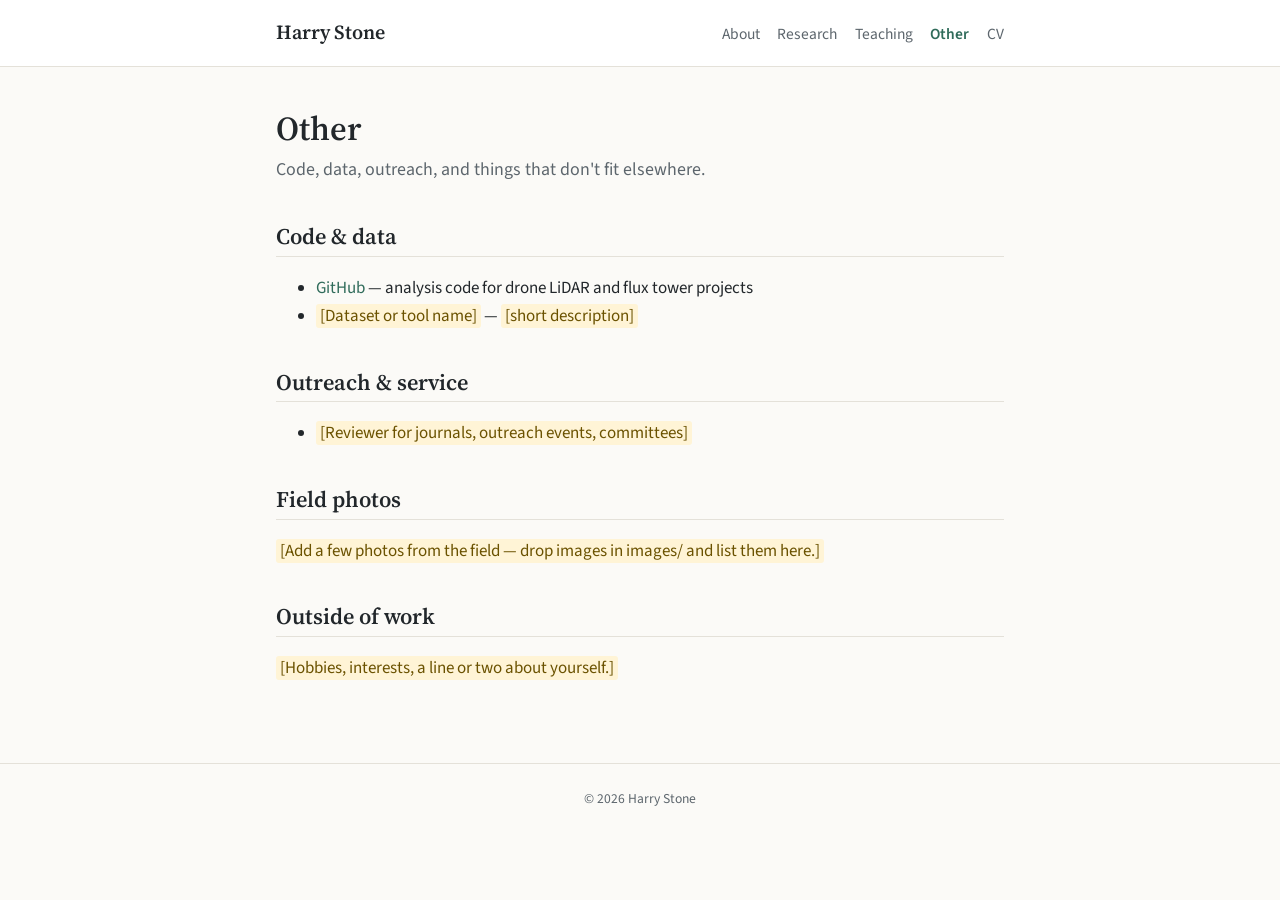
<file: other.html>
<!doctype html>
<html lang="en">
<head>
  <meta charset="utf-8">
  <meta name="viewport" content="width=device-width, initial-scale=1">
  <title>Other · Harry Stone</title>
  <link rel="preconnect" href="https://fonts.googleapis.com">
  <link rel="preconnect" href="https://fonts.gstatic.com" crossorigin>
  <link href="https://fonts.googleapis.com/css2?family=Source+Sans+3:wght@400;600&family=Source+Serif+4:wght@600&display=swap" rel="stylesheet">
  <link rel="stylesheet" href="style.css">
</head>
<body>
  <header class="site-header">
    <div class="inner">
      <a class="site-title" href="index.html">Harry Stone</a>
      <nav>
        <ul>
          <li><a href="index.html">About</a></li>
          <li><a href="research.html">Research</a></li>
          <li><a href="teaching.html">Teaching</a></li>
          <li><a href="other.html" aria-current="page">Other</a></li>
          <li><a href="cv.html">CV</a></li>
        </ul>
      </nav>
    </div>
  </header>

  <main>
    <h1>Other</h1>
    <p class="lede">Code, data, outreach, and things that don't fit elsewhere.</p>

    <h2>Code &amp; data</h2>
    <ul>
      <li><a href="https://github.com/harrystone">GitHub</a> — analysis code for drone LiDAR and flux tower projects</li>
      <li><span class="todo">[Dataset or tool name]</span> — <span class="todo">[short description]</span></li>
    </ul>

    <h2>Outreach &amp; service</h2>
    <ul>
      <li><span class="todo">[Reviewer for journals, outreach events, committees]</span></li>
    </ul>

    <h2>Field photos</h2>
    <p><span class="todo">[Add a few photos from the field — drop images in images/ and list them here.]</span></p>

    <h2>Outside of work</h2>
    <p><span class="todo">[Hobbies, interests, a line or two about yourself.]</span></p>
  </main>

  <footer>&copy; 2026 Harry Stone</footer>
</body>
</html>
</file>
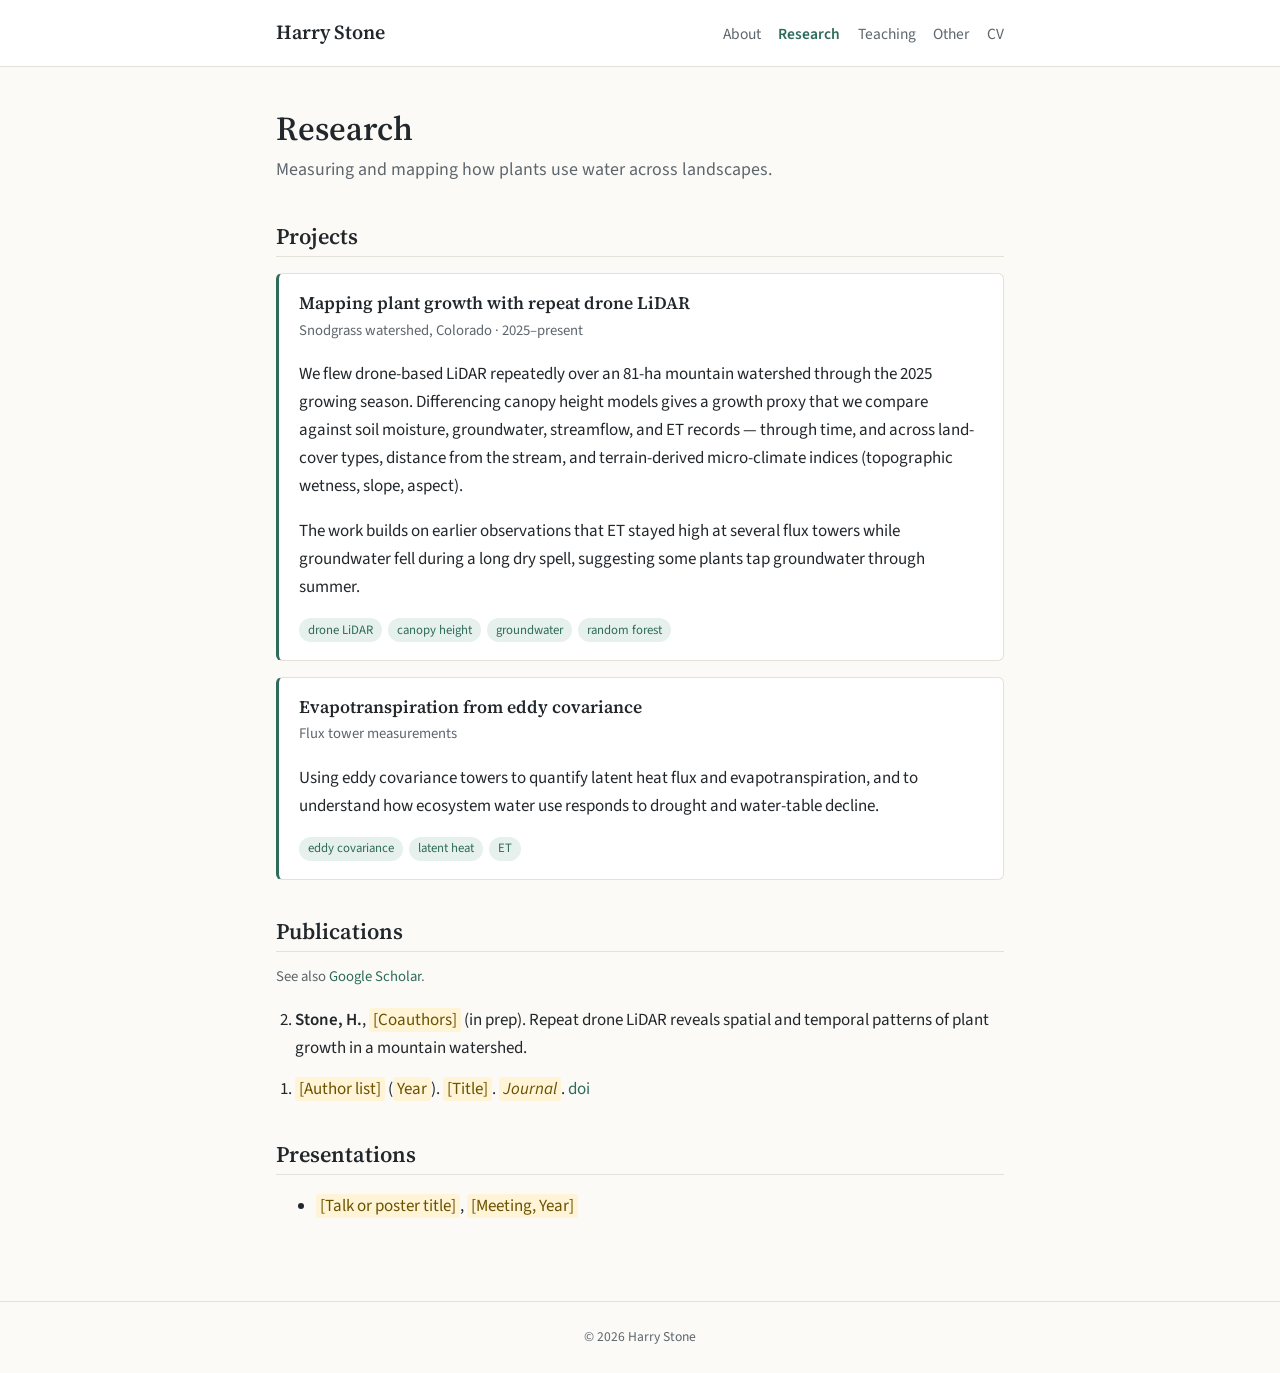
<file: research.html>
<!doctype html>
<html lang="en">
<head>
  <meta charset="utf-8">
  <meta name="viewport" content="width=device-width, initial-scale=1">
  <title>Research · Harry Stone</title>
  <link rel="preconnect" href="https://fonts.googleapis.com">
  <link rel="preconnect" href="https://fonts.gstatic.com" crossorigin>
  <link href="https://fonts.googleapis.com/css2?family=Source+Sans+3:wght@400;600&family=Source+Serif+4:wght@600&display=swap" rel="stylesheet">
  <link rel="stylesheet" href="style.css">
</head>
<body>
  <header class="site-header">
    <div class="inner">
      <a class="site-title" href="index.html">Harry Stone</a>
      <nav>
        <ul>
          <li><a href="index.html">About</a></li>
          <li><a href="research.html" aria-current="page">Research</a></li>
          <li><a href="teaching.html">Teaching</a></li>
          <li><a href="other.html">Other</a></li>
          <li><a href="cv.html">CV</a></li>
        </ul>
      </nav>
    </div>
  </header>

  <main>
    <h1>Research</h1>
    <p class="lede">Measuring and mapping how plants use water across landscapes.</p>

    <h2>Projects</h2>

    <div class="card">
      <h3>Mapping plant growth with repeat drone LiDAR</h3>
      <p class="meta">Snodgrass watershed, Colorado · 2025–present</p>
      <p>
        We flew drone-based LiDAR repeatedly over an 81-ha mountain watershed through the 2025
        growing season. Differencing canopy height models gives a growth proxy that we compare
        against soil moisture, groundwater, streamflow, and ET records — through time, and across
        land-cover types, distance from the stream, and terrain-derived micro-climate indices
        (topographic wetness, slope, aspect).
      </p>
      <p>
        The work builds on earlier observations that ET stayed high at several flux towers while
        groundwater fell during a long dry spell, suggesting some plants tap groundwater through summer.
      </p>
      <div class="tags">
        <span class="tag">drone LiDAR</span><span class="tag">canopy height</span>
        <span class="tag">groundwater</span><span class="tag">random forest</span>
      </div>
    </div>

    <div class="card">
      <h3>Evapotranspiration from eddy covariance</h3>
      <p class="meta">Flux tower measurements</p>
      <p>
        Using eddy covariance towers to quantify latent heat flux and evapotranspiration, and to
        understand how ecosystem water use responds to drought and water-table decline.
      </p>
      <div class="tags">
        <span class="tag">eddy covariance</span><span class="tag">latent heat</span><span class="tag">ET</span>
      </div>
    </div>

    <h2>Publications</h2>
    <p class="meta">See also <a href="https://scholar.google.com/">Google Scholar</a>.</p>
    <ol class="pubs" reversed>
      <li>
        <span class="me">Stone, H.</span>, <span class="todo">[Coauthors]</span> (in prep).
        Repeat drone LiDAR reveals spatial and temporal patterns of plant growth in a mountain watershed.
      </li>
      <li>
        <span class="todo">[Author list]</span> (<span class="todo">Year</span>).
        <span class="todo">[Title]</span>. <em><span class="todo">Journal</span></em>.
        <a href="#">doi</a>
      </li>
    </ol>

    <h2>Presentations</h2>
    <ul>
      <li><span class="todo">[Talk or poster title]</span>, <span class="todo">[Meeting, Year]</span></li>
    </ul>
  </main>

  <footer>&copy; 2026 Harry Stone</footer>
</body>
</html>
</file>
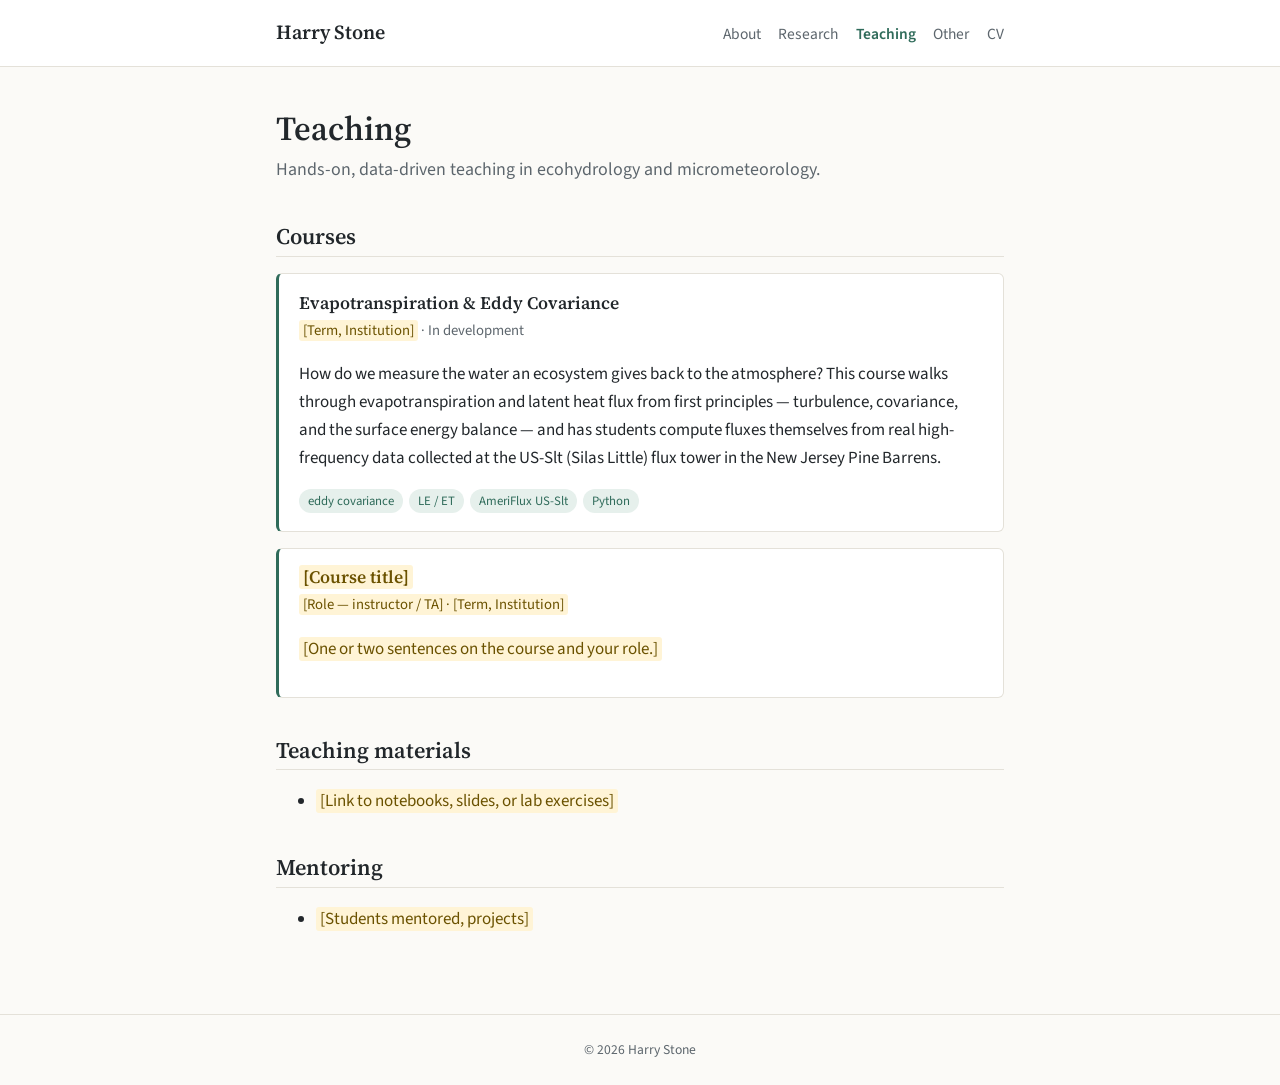
<file: teaching.html>
<!doctype html>
<html lang="en">
<head>
  <meta charset="utf-8">
  <meta name="viewport" content="width=device-width, initial-scale=1">
  <title>Teaching · Harry Stone</title>
  <link rel="preconnect" href="https://fonts.googleapis.com">
  <link rel="preconnect" href="https://fonts.gstatic.com" crossorigin>
  <link href="https://fonts.googleapis.com/css2?family=Source+Sans+3:wght@400;600&family=Source+Serif+4:wght@600&display=swap" rel="stylesheet">
  <link rel="stylesheet" href="style.css">
</head>
<body>
  <header class="site-header">
    <div class="inner">
      <a class="site-title" href="index.html">Harry Stone</a>
      <nav>
        <ul>
          <li><a href="index.html">About</a></li>
          <li><a href="research.html">Research</a></li>
          <li><a href="teaching.html" aria-current="page">Teaching</a></li>
          <li><a href="other.html">Other</a></li>
          <li><a href="cv.html">CV</a></li>
        </ul>
      </nav>
    </div>
  </header>

  <main>
    <h1>Teaching</h1>
    <p class="lede">Hands-on, data-driven teaching in ecohydrology and micrometeorology.</p>

    <h2>Courses</h2>

    <div class="card">
      <h3>Evapotranspiration &amp; Eddy Covariance</h3>
      <p class="meta"><span class="todo">[Term, Institution]</span> · In development</p>
      <p>
        How do we measure the water an ecosystem gives back to the atmosphere? This course walks
        through evapotranspiration and latent heat flux from first principles — turbulence,
        covariance, and the surface energy balance — and has students compute fluxes themselves
        from real high-frequency data collected at the US-Slt (Silas Little) flux tower in the
        New Jersey Pine Barrens.
      </p>
      <div class="tags">
        <span class="tag">eddy covariance</span><span class="tag">LE / ET</span>
        <span class="tag">AmeriFlux US-Slt</span><span class="tag">Python</span>
      </div>
    </div>

    <div class="card">
      <h3><span class="todo">[Course title]</span></h3>
      <p class="meta"><span class="todo">[Role — instructor / TA] · [Term, Institution]</span></p>
      <p><span class="todo">[One or two sentences on the course and your role.]</span></p>
    </div>

    <h2>Teaching materials</h2>
    <ul>
      <li><span class="todo">[Link to notebooks, slides, or lab exercises]</span></li>
    </ul>

    <h2>Mentoring</h2>
    <ul>
      <li><span class="todo">[Students mentored, projects]</span></li>
    </ul>
  </main>

  <footer>&copy; 2026 Harry Stone</footer>
</body>
</html>
</file>
<file: style.css>
/* ---------- Theme ---------- */
:root {
  --bg: #fbfaf7;
  --surface: #ffffff;
  --text: #22272b;
  --muted: #5d666d;
  --rule: #e4e1d9;
  --accent: #2f6b5a;        /* forest green */
  --accent-soft: #e6f0ec;
  --max: 760px;
}
@media (prefers-color-scheme: dark) {
  :root {
    --bg: #15191b;
    --surface: #1c2124;
    --text: #e6e8e6;
    --muted: #9aa4a8;
    --rule: #2c3337;
    --accent: #7cc4ab;
    --accent-soft: #1f2e29;
  }
}

* { box-sizing: border-box; }

html { -webkit-text-size-adjust: 100%; }

body {
  margin: 0;
  background: var(--bg);
  color: var(--text);
  font: 17px/1.65 "Source Sans 3", -apple-system, BlinkMacSystemFont, "Segoe UI", Helvetica, Arial, sans-serif;
}

h1, h2, h3 {
  font-family: "Source Serif 4", Georgia, "Times New Roman", serif;
  line-height: 1.25;
  font-weight: 600;
}
h1 { font-size: 2.1rem; margin: 0 0 .4rem; }
h2 { font-size: 1.4rem; margin: 2.4rem 0 .8rem; padding-bottom: .3rem; border-bottom: 1px solid var(--rule); }
h3 { font-size: 1.1rem; margin: 1.6rem 0 .3rem; }

a { color: var(--accent); text-decoration: none; border-bottom: 1px solid transparent; }
a:hover { border-bottom-color: currentColor; }

/* ---------- Header / nav ---------- */
.site-header {
  border-bottom: 1px solid var(--rule);
  background: var(--surface);
}
.site-header .inner {
  max-width: var(--max);
  margin: 0 auto;
  padding: 1rem 16px;
  display: flex;
  flex-wrap: wrap;
  align-items: baseline;
  justify-content: space-between;
  gap: .5rem 1.5rem;
}
.site-title {
  font-family: "Source Serif 4", Georgia, serif;
  font-size: 1.25rem;
  font-weight: 600;
  color: var(--text);
}
.site-title:hover { border-bottom-color: transparent; }
nav ul { list-style: none; margin: 0; padding: 0; display: flex; flex-wrap: wrap; gap: .25rem 1.1rem; }
nav a { color: var(--muted); font-size: .97rem; }
nav a[aria-current="page"] { color: var(--accent); font-weight: 600; }

/* ---------- Main ---------- */
main {
  max-width: var(--max);
  margin: 0 auto;
  padding: 2.5rem 16px 4rem;
}
.lede { font-size: 1.12rem; color: var(--muted); margin-top: 0; }

/* About page intro */
.intro { display: flex; gap: 2rem; align-items: flex-start; }
.intro img {
  width: 180px; height: 180px; flex: none;
  object-fit: cover; border-radius: 50%;
  border: 1px solid var(--rule); background: var(--accent-soft);
}
.contact { list-style: none; padding: 0; margin: 1rem 0 0; display: flex; flex-wrap: wrap; gap: .4rem 1.2rem; font-size: .95rem; }

@media (max-width: 600px) {
  .intro { flex-direction: column; align-items: center; text-align: center; }
  .contact { justify-content: center; }
  h1 { font-size: 1.75rem; }
}

/* Cards (research projects, courses) */
.card {
  background: var(--surface);
  border: 1px solid var(--rule);
  border-left: 3px solid var(--accent);
  border-radius: 6px;
  padding: 1.1rem 1.25rem;
  margin: 1rem 0;
}
.card h3 { margin-top: 0; }
.meta { color: var(--muted); font-size: .92rem; margin: .1rem 0 .6rem; }
.tags { display: flex; flex-wrap: wrap; gap: .4rem; margin-top: .7rem; }
.tag { font-size: .8rem; background: var(--accent-soft); color: var(--accent); padding: .1rem .55rem; border-radius: 999px; }

/* Publications */
.pubs { padding-left: 1.2rem; }
.pubs li { margin-bottom: .8rem; }
.me { font-weight: 600; }

/* CV */
.cv-actions { margin: 1rem 0 1.5rem; }
.button {
  display: inline-block;
  background: var(--accent); color: var(--bg);
  padding: .5rem 1rem; border-radius: 6px; font-weight: 600;
}
.button:hover { opacity: .9; border-bottom-color: transparent; }
.cv-embed { width: 100%; height: 80vh; border: 1px solid var(--rule); border-radius: 6px; }
.cv-entry { display: grid; grid-template-columns: 7.5rem 1fr; gap: .2rem 1rem; margin: .6rem 0; }
.cv-entry .when { color: var(--muted); font-size: .92rem; }
@media (max-width: 600px) { .cv-entry { grid-template-columns: 1fr; } }

.todo { background: #fff4d6; color: #6b5200; padding: 0 .25rem; border-radius: 3px; }
@media (prefers-color-scheme: dark) { .todo { background: #3a3215; color: #f0d98a; } }

/* ---------- Footer ---------- */
footer {
  border-top: 1px solid var(--rule);
  color: var(--muted);
  font-size: .85rem;
  text-align: center;
  padding: 1.5rem 16px;
}
</file>
